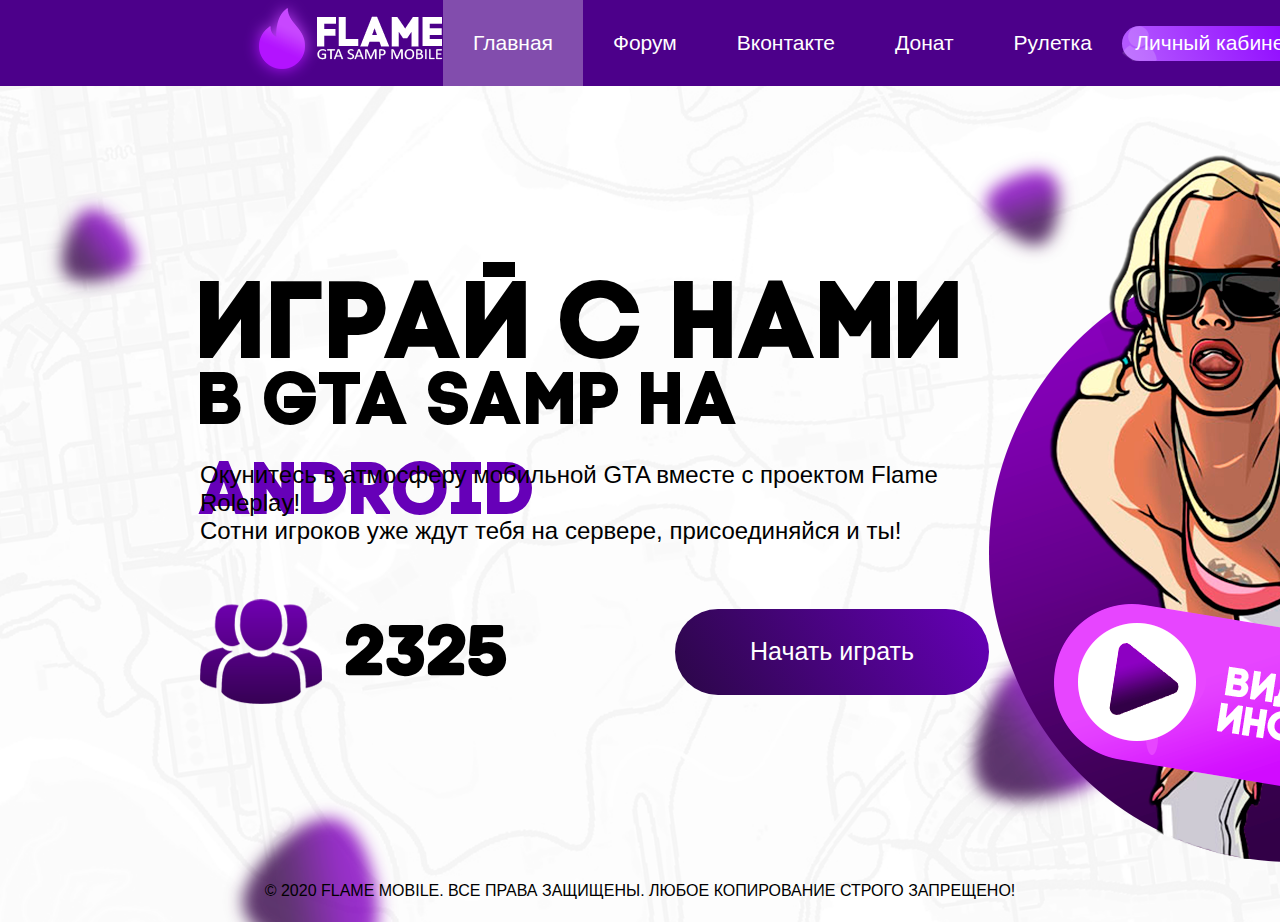
<file: index.html>
<!DOCTYPE html>
<html lang="ru">
<head>
    <meta charset="UTF-8">
    <meta name="viewport" content="width=device-width, initial-scale=1.0">
    <title>Flame GTA SAMP MOBILE</title>
    <link rel="stylesheet" href="styles/index.css">
</head>
<body>
    <header>
        <div class="logo">
            <img src="images/logo.png" alt="">
        </div>
        <div class="main-nav">
            <nav>
                <a href="#" class="active">Главная</a>
                <a href="#">Форум</a>
                <a href="#">Вконтакте</a>
                <a href="donate.html">Донат</a>
                <a href="roulette.html">Рулетка</a>
            </nav>
        </div>
        <div class="profile">
            <button class="btn account"><img src="images/user.png" alt="">Личный кабинет</button>
        </div>
    </header>
    <div class="container">
        <div class="left">
            <div class="title">
                <h1>Играй с нами</h1>
                <h2>В GTA SAMP на <span>Android</span></h2>
                <p>
                    Окунитесь в атмосферу мобильной GTA вместе с проектом Flame Roleplay!<br>
                    Сотни игроков уже ждут тебя на сервере, присоединяйся и ты!
                </p>
            </div>
            <div class="play">
                <div class="players">
                    <img src="images/users.png" alt="">
                    <h3>2325</h3>
                </div>
                <button href="#" class="btn start">Начать играть</button>
            </div>
        </div>
        <div class="right">
            <a href="#">
                <img src="images/right.png" alt="">
            </a>
        </div>
    </div>
    <footer>
        <p>© 2020 FLAME MOBILE. ВСЕ ПРАВА ЗАЩИЩЕНЫ. ЛЮБОЕ КОПИРОВАНИЕ СТРОГО ЗАПРЕЩЕНО!</p>
    </footer>
</body>
</html>
</file>
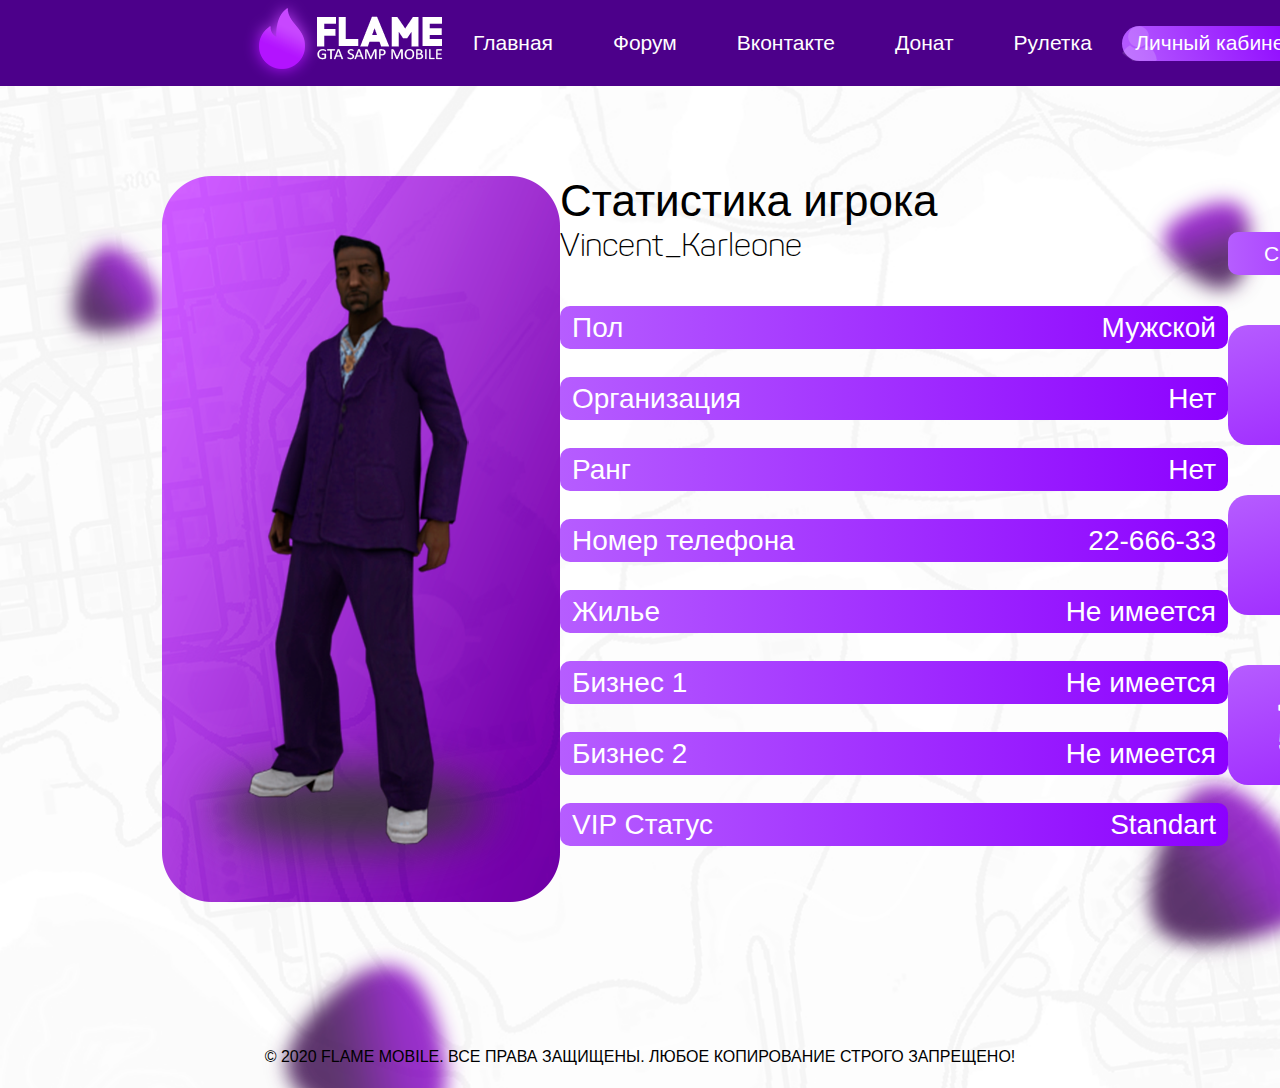
<file: account.html>
<!DOCTYPE html>
<html lang="ru">
<head>
    <meta charset="UTF-8">
    <meta name="viewport" content="width=device-width, initial-scale=1.0">
    <title>Flame GTA SAMP MOBILE</title>
    <link rel="stylesheet" href="styles/account.css">
</head>
<body>
    <header>
        <div class="logo">
            <img src="images/logo.png" alt="">
        </div>
        <div class="main-nav">
            <nav>
                <a href="index.html">Главная</a>
                <a href="#">Форум</a>
                <a href="#">Вконтакте</a>
                <a href="donate.html">Донат</a>
                <a href="roulette.html">Рулетка</a>
            </nav>
        </div>
        <div class="profile">
            <button class="btn account"><img src="images/user.png" alt="">Личный кабинет</button>
        </div>
    </header>
    <div class="container">
        <div class="block character">
           <img src="images/character-bg.png" alt="">
           <img src="images/character.png" alt="">
        </div>
        <div class="block">
            <div class="title">
                <h1>Статистика игрока</h1>
                <p id="nickname">Vincent_Karleone</p>
            </div>
            <div class="stats">
                <div class="bar">
                    <p>Пол</p>
                    <p id="gender">Мужской</p>
                </div>
                <div class="bar">
                    <p>Организация</p>
                    <p id="company">Нет</p>
                </div>
                <div class="bar">
                    <p>Ранг</p>
                    <p id="rank">Нет</p>
                </div>
                <div class="bar">
                    <p>Номер телефона</p>
                    <p id="phone">22-666-33</p>
                </div>
                <div class="bar">
                    <p>Жилье</p>
                    <p id="house">Не имеется</p>
                </div>
                <div class="bar">
                    <p>Бизнес 1</p>
                    <p id="businessOne">Не имеется</p>
                </div>
                <div class="bar">
                    <p>Бизнес 2</p>
                    <p id="businessTwo">Не имеется</p>
                </div>
                <div class="bar">
                    <p>VIP Статус</p>
                    <p id="vip">Standart</p>
                </div>
            </div>
        </div>
        <div class="block">
            <div class="row">
                <button class="btn">Сменить пароль</button>
                <button class="btn">Рулетка</button>
            </div>
            <div class="item">
                <h6>Наличные</h6>
                <p id="cash">$ 523 000</p>
            </div>
            <div class="item">
                <h6>В банке</h6>
                <p id="bank">$ 257 450</p>
            </div>
            <div class="item pair">
                <div class="cell">
                    <h6>Донат валюта</h6>
                    <p id="donate">50 РУБ</p>
                </div>
                <form action="donate.html">
                    <button class="btn"><p class="gradient-text">ПОПОЛНИТЬ</p></button>
                </form>
            </div>
        </div>
    </div>
    <footer>
        <p>© 2020 FLAME MOBILE. ВСЕ ПРАВА ЗАЩИЩЕНЫ. ЛЮБОЕ КОПИРОВАНИЕ СТРОГО ЗАПРЕЩЕНО!</p>
    </footer>
</body>
</html>
</file>
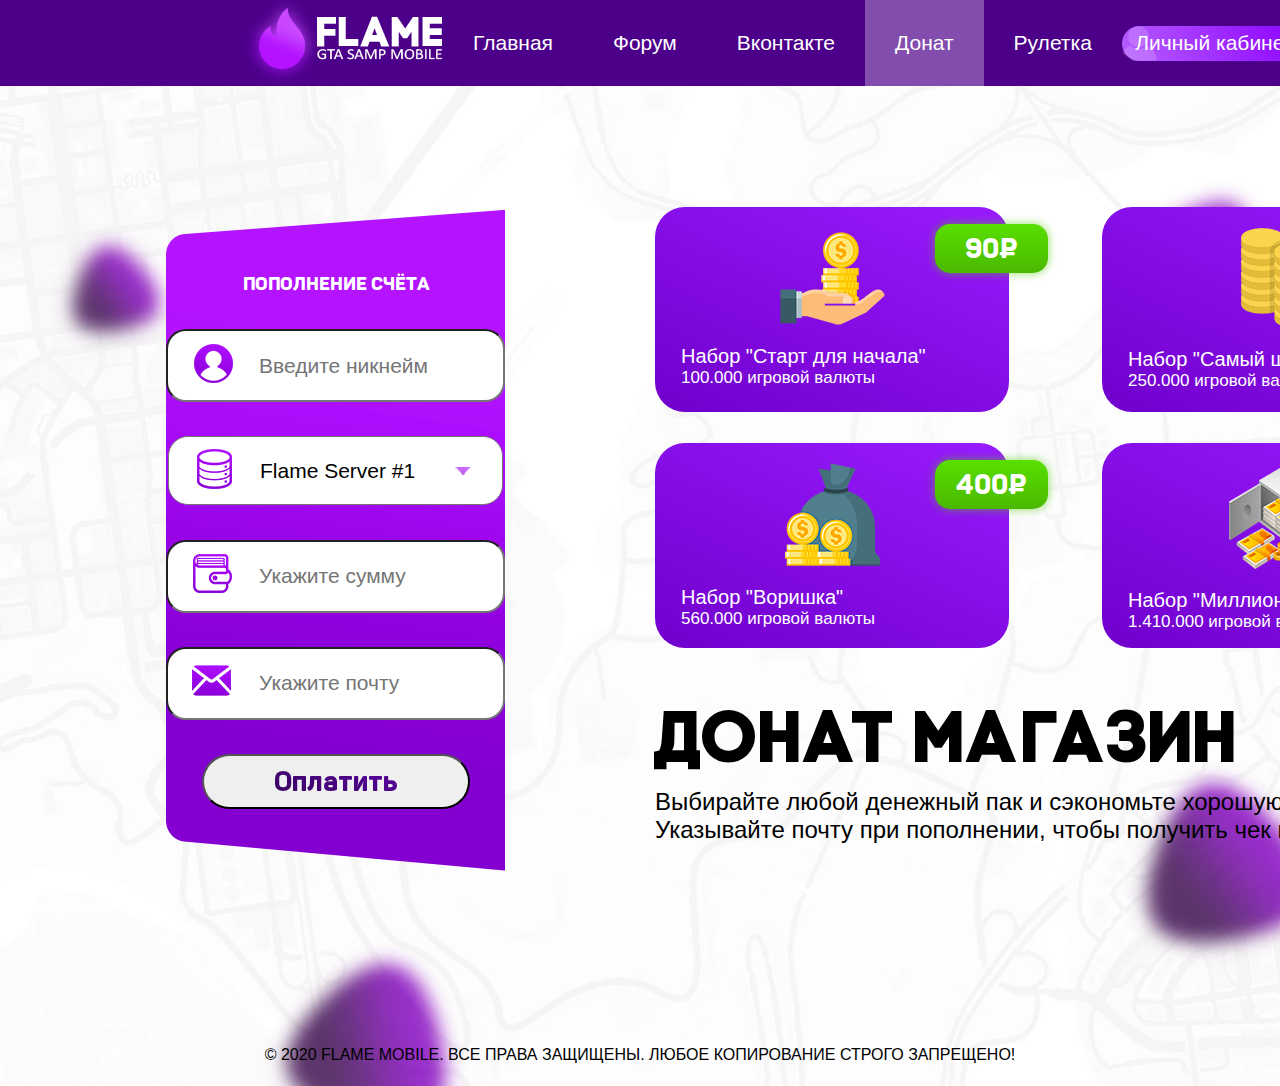
<file: donate.html>
<!DOCTYPE html>
<html lang="ru">
<head>
    <meta charset="UTF-8">
    <meta name="viewport" content="width=device-width, initial-scale=1.0">
    <title>Flame GTA SAMP MOBILE</title>
    <link rel="stylesheet" href="styles/donate.css">
</head>
<body>
    <header>
        <div class="logo">
            <img src="images/logo.png" alt="">
        </div>
        <div class="main-nav">
            <nav>
                <a href="index.html">Главная</a>
                <a href="#">Форум</a>
                <a href="#">Вконтакте</a>
                <a href="#" class="active">Донат</a>
                <a href="roulette.html">Рулетка</a>
            </nav>
        </div>
        <div class="profile">
            <button class="btn account"><img src="images/user.png" alt="">Личный кабинет</button>
        </div>
    </header>
    <div class="container">
        <div class="form">
            <form action="">
                <h3>Пополнение счёта</h3>

                <div class="nickname">
                    <img src="images/duser.png" alt="">
                    <input type="text" placeholder="Введите никнейм">
                </div>

                <div class="select">
                    <img src="images/server.png" alt="">
                    <select name="server" id="server">
                        <option value="server1" selected>Flame Server #1</option>
                        <option value="server2">Flame Server #2</option>
                        <option value="server3">Flame Server #3</option>
                    </select>
                </div>

                <div class="amount">
                    <img src="images/amount.png" alt="">
                    <input type="number" name="amount" id="amount" placeholder="Укажите сумму">
                </div>  
                
                <div class="email">
                    <img src="images/email.png" alt="">
                    <input type="email" name="email" id="email" placeholder="Укажите почту">
                </div>
                
                <button type="submit"><p class="gradient-text">Оплатить</p></button>
            </form>
        </div>
        <div class="block">
            <div class="bundles">
                <div class="row">
                    <div class="bundle">
                        <div class="price">90₽</div>
                        <img src="images/hand.png" alt="">
                        <p class="title">Набор "Старт для начала"</p>
                        <p>100.000 игровой валюты</p>
                    </div>
                    <div class="bundle">
                        <div class="price">200₽</div>
                        <img src="images/pile.png" alt="">
                        <p class="title">Набор "Самый шустрый"</p>
                        <p>250.000 игровой валюты</p>
                    </div>
                </div>
                <div class="row">
                    <div class="bundle">
                        <div class="price">400₽</div>
                        <img src="images/bag.png" alt="">
                        <p class="title">Набор "Воришка"</p>
                        <p>560.000 игровой валюты</p>
                    </div>
                    <div class="bundle">
                        <div class="price">800₽</div>
                        <img src="images/locker.png" alt="">
                        <p class="title">Набор "Миллионер"</p>
                        <p>1.410.000 игровой валюты</p>
                    </div>
                </div>
            </div>
            <h1>ДОНАТ МАГАЗИН</h1>
            <p class="description">
                Выбирайте любой денежный пак и сэкономьте хорошую сумму.<br>
                Указывайте почту при пополнении, чтобы получить чек после покупки.
            </p>
        </div>
    </div>
    <footer>
        <p>© 2020 FLAME MOBILE. ВСЕ ПРАВА ЗАЩИЩЕНЫ. ЛЮБОЕ КОПИРОВАНИЕ СТРОГО ЗАПРЕЩЕНО!</p>
    </footer>
</body>
</html>
</file>
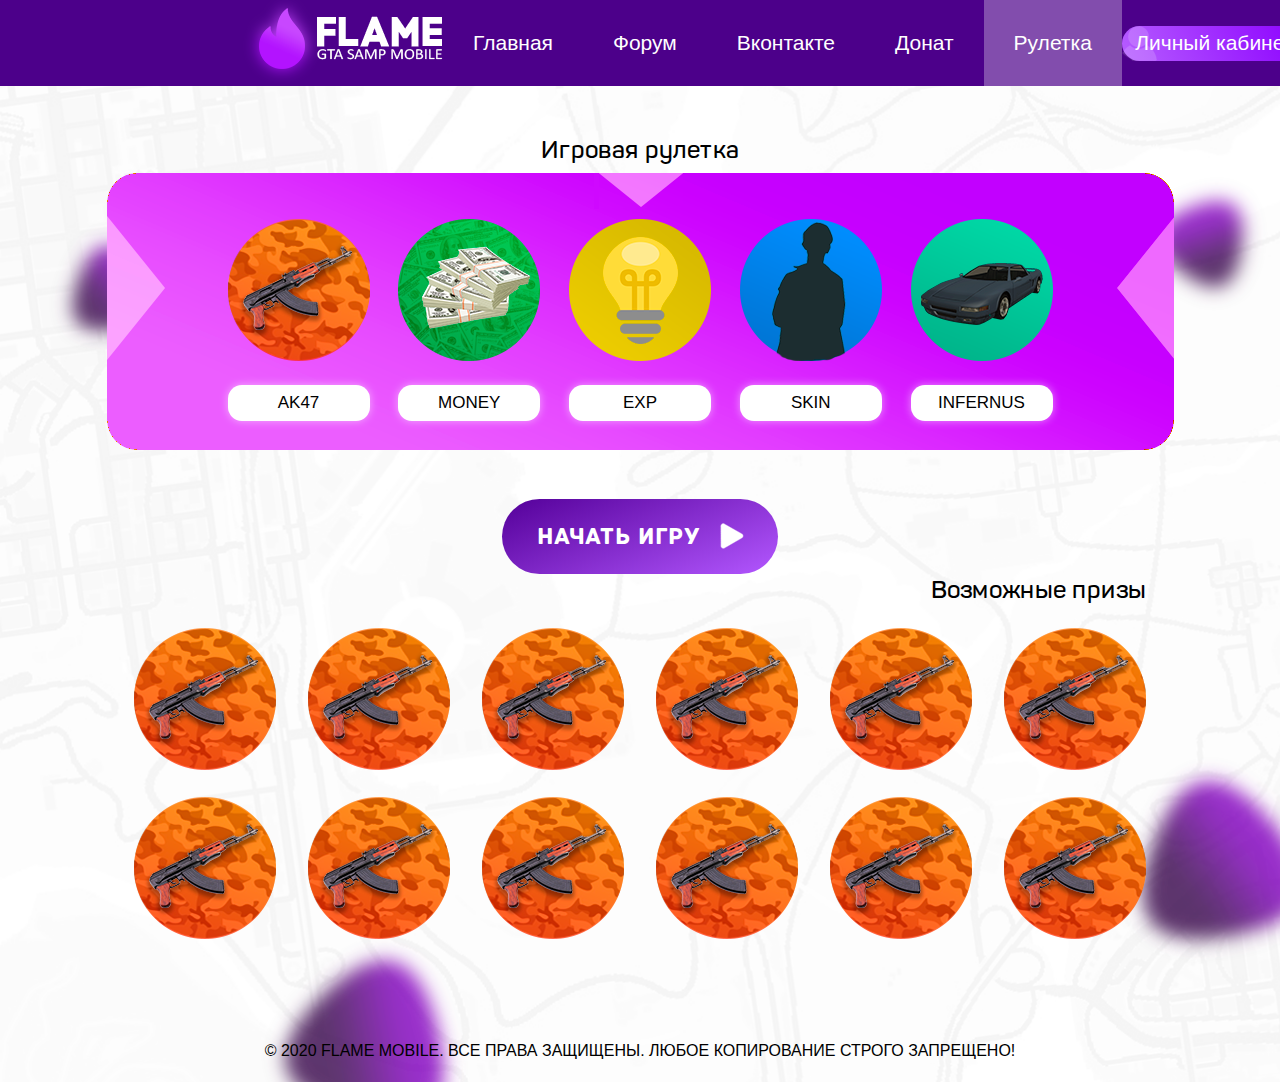
<file: roulette.html>
<!DOCTYPE html>
<html lang="ru">
<head>
    <meta charset="UTF-8">
    <meta name="viewport" content="width=device-width, initial-scale=1.0">
    <title>Flame GTA SAMP MOBILE</title>
    <link rel="stylesheet" href="styles/roulette.css">
</head>
<body>
    <header>
        <div class="logo">
            <img src="images/logo.png" alt="">
        </div>
        <div class="main-nav">
            <nav>
                <a href="index.html">Главная</a>
                <a href="#">Форум</a>
                <a href="#">Вконтакте</a>
                <a href="donate.html">Донат</a>
                <a href="#" class="active">Рулетка</a>
            </nav>
        </div>
        <div class="profile">
            <button class="btn account"><img src="images/user.png" alt="">Личный кабинет</button>
        </div>
    </header>
    <div class="container">
        <h1>Игровая рулетка</h1>
        <div class="roulette">
            <div class="wheel">
                <div class="item" id="ritem">
                    <img src="images/item.png" alt="" id="image">
                    <div class="description" id="title">AK47</div>
                </div>
                <div class="item" id="ritem">
                    <img src="images/money.png" alt="" id="image">
                    <div class="description" id="title">MONEY</div>
                </div>
                <div class="item" id="ritem">
                    <img src="images/exp.png" alt="" id="image">
                    <div class="description" id="title">EXP</div>
                </div>
                <div class="item" id="ritem">
                    <img src="images/skin.png" alt="" id="image">
                    <div class="description" id="title">SKIN</div>
                </div>
                <div class="item" id="ritem">
                    <img src="images/INFERNUS.png" alt="" id="image">
                    <div class="description" id="title">INFERNUS</div>
                </div>
            </div>
        </div>
        <div class="spin">
            <button class="btn">Начать игру<img src="images/rarrow.png" alt=""></button>
        </div>
        <div class="prizes">
            <h6>Возможные призы</h6>
            <div class="items">
                <div class="row">
                    <div class="item" id="item">
                        <img src="images/item.png" alt="">
                    </div>
                    <div class="item" id="item">
                        <img src="images/item.png" alt="">
                    </div>
                    <div class="item" id="item">
                        <img src="images/item.png" alt="">
                    </div>
                    <div class="item" id="item">
                        <img src="images/item.png" alt="">
                    </div>
                    <div class="item" id="item">
                        <img src="images/item.png" alt="">
                    </div>
                    <div class="item" id="item">
                        <img src="images/item.png" alt="">
                    </div>
                </div>
                <div class="row">
                    <div class="item" id="item">
                        <img src="images/item.png" alt="">
                    </div>
                    <div class="item" id="item">
                        <img src="images/item.png" alt="">
                    </div>
                    <div class="item" id="item">
                        <img src="images/item.png" alt="">
                    </div>
                    <div class="item" id="item">
                        <img src="images/item.png" alt="">
                    </div>
                    <div class="item" id="item">
                        <img src="images/item.png" alt="">
                    </div>
                    <div class="item" id="item">
                        <img src="images/item.png" alt="">
                    </div>
                </div>
            </div>
        </div>
    </div>
    <footer>
        <p>© 2020 FLAME MOBILE. ВСЕ ПРАВА ЗАЩИЩЕНЫ. ЛЮБОЕ КОПИРОВАНИЕ СТРОГО ЗАПРЕЩЕНО!</p>
    </footer>
</body>
</html>
</file>
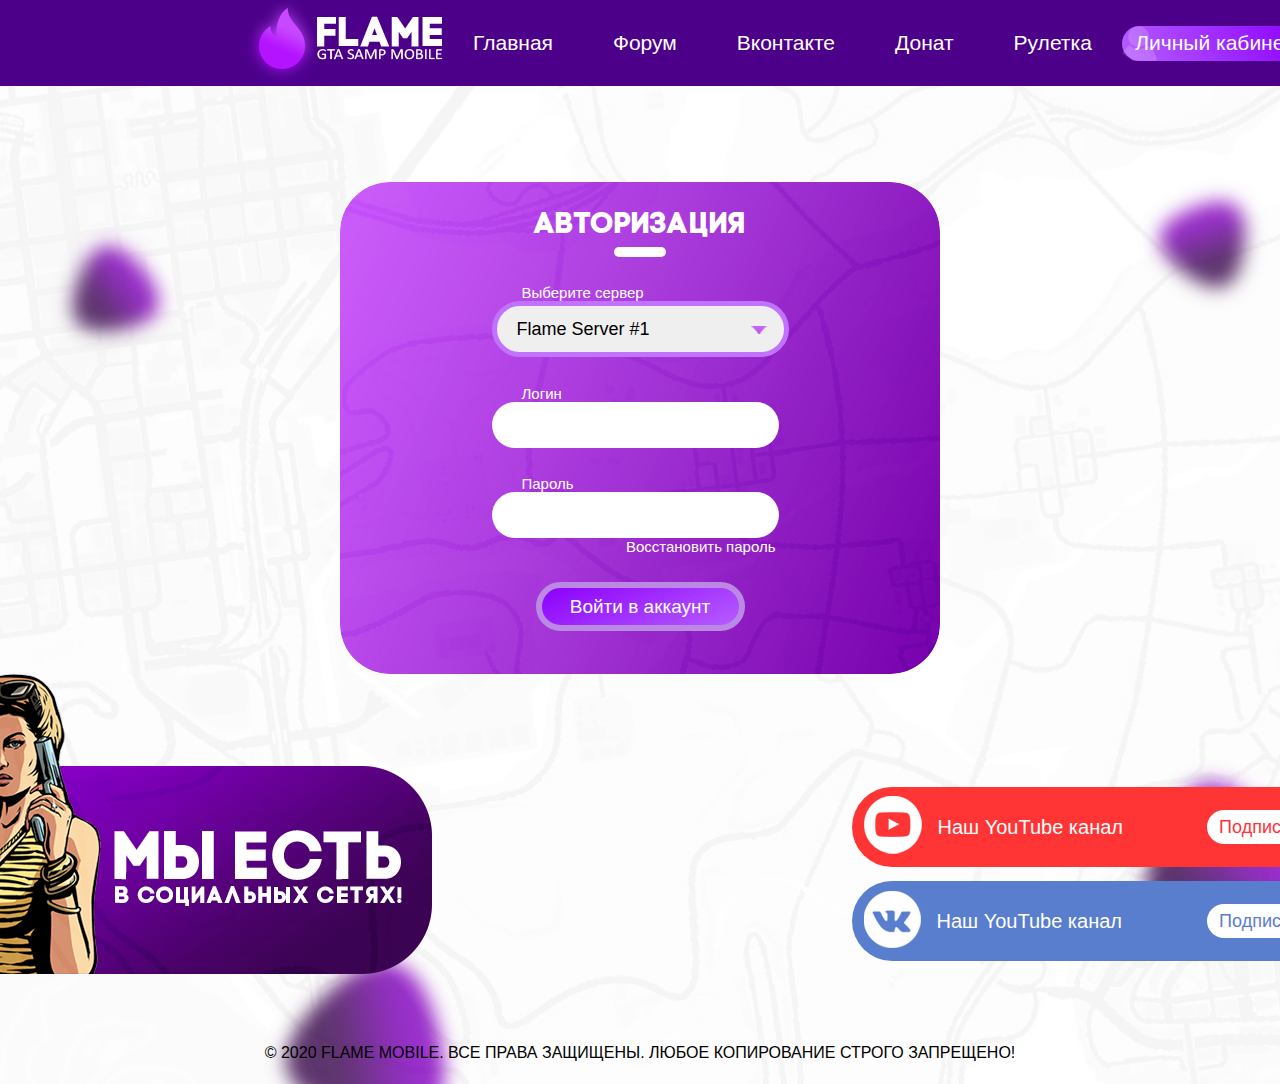
<file: signin.html>
<!DOCTYPE html>
<html lang="ru">
<head>
    <meta charset="UTF-8">
    <meta name="viewport" content="width=device-width, initial-scale=1.0">
    <title>Flame GTA SAMP MOBILE</title>
    <link rel="stylesheet" href="styles/signin.css">
</head>
<body>
    <header>
        <div class="logo">
            <img src="images/logo.png" alt="">
        </div>
        <div class="main-nav">
            <nav>
                <a href="index.html">Главная</a>
                <a href="#">Форум</a>
                <a href="#">Вконтакте</a>
                <a href="donate.html">Донат</a>
                <a href="roulette.html">Рулетка</a>
            </nav>
        </div>
        <div class="profile">
            <button class="btn account"><img src="images/user.png" alt="">Личный кабинет</button>
        </div>
    </header>
    <div class="container">
        <div class="form">
            <form action="">
                <div class='form-title'>
                    <h3>Авторизация</h3>
                    <div class="line"></div>
                </div>
                <div class="server">
                    <label for="server">Выберите сервер</label>
                    <div class="select">
                        <select name="server" id="server">
                            <option value="server1" selected>Flame Server #1</option>
                            <option value="server2">Flame Server #2</option>
                            <option value="server3">Flame Server #3</option>
                        </select>
                    </div>
                </div>
                
                <div class="login">
                    <label for="login">Логин</label>
                    <input type="text" name="login" id="login">
                </div>
                
                <div class="password">
                    <label for="password">Пароль</label>
                    <input type="password" name="password" id="password">
                    <a href="#">Восстановить пароль</a>
                </div>
                
                <button type="submit" class="btn">Войти в аккаунт</button>
            </form>
        </div>
        <div class="row">
            <div class="promo">
                <img src="images/social.png" alt="">
            </div>
            <div class="social">
                <div class="youtube">
                    <div class="content">
                        <div class="icon">
                            <img src="images/youtube.png" alt="">
                        </div>
                        <p>Наш YouTube канал</p>
                    </div>
                    <button class="btn">Подписаться</button>
                </div>
                <div class="vk">
                    <div class="content">
                        <div class="icon">
                            <img src="images/vk.png" alt="">
                        </div>
                        <p>Наш YouTube канал</p>
                    </div>

                    <button class="btn">Подписаться</button>
                </div>
            </div>
        </div>
    </div>
    <footer>
        <p>© 2020 FLAME MOBILE. ВСЕ ПРАВА ЗАЩИЩЕНЫ. ЛЮБОЕ КОПИРОВАНИЕ СТРОГО ЗАПРЕЩЕНО!</p>
    </footer>
</body>
</html>
</file>
<file: styles/index.css>
@import "main.css";

.container {
    height: calc(100vh - 86px - 18px);
    display: flex;
    flex-flow: row nowrap;
    justify-content: space-between;
    align-items: center;
}

.play {
    margin-top: 54px;
}

.play, .players {
    display: flex;
    flex-flow: row nowrap;
    justify-content: flex-start;
    align-items: center;
}

.players h3 {
    margin-left: 22px;
    font-size: 72px;
    font-family: "Archive", sans-serif;
}

.start {
    font-size: 25px;
    font-family: "Arial", sans-serif;

    width: 314px;
    height: 86px;
    border-radius: 43px;
    margin-left: 166px;

    background: rgb(102,0,184);
    background: linear-gradient(-121deg, rgba(102,0,184,1) 0%, rgba(43,7,71,1) 100%);
}

.left {
    margin-left: 200px;
}

.title {
    display: flex;
    flex-flow: column nowrap;

}

.title p {
    margin-top: 20px;
    font-family: "Arial", sans-serif;
    font-size: 24px;
}

.right {
    display: flex;
    flex-flow: row nowrap;
    align-items: center;
}
</file>
<file: styles/account.css>
@import "main.css";

.container {
    margin-top: 90px;
    padding: 0 114px 0 162px;
    display: flex;
    flex-flow: row nowrap;
    align-items: flex-start;
    justify-content: space-between;
}

h1 {
    font-family: "Calibri", sans-serif;
    font-size: 44px;
    font-weight: 400;
    text-transform: none;
    height: auto;
}

.title p {
    font-family: "Panton", sans-serif;
    font-weight: 300;
    font-size: 32px;
}

.character {
    position: relative;
}

.character img:nth-child(2) {
    position: absolute;
    bottom: 0;
    left: 0;
}

.bar {
    padding: 0 12px;
    color: #fff;
    width: calc(668px - 24px);
    height: 43px;
    background: rgb(140,0,255);
    background: linear-gradient(270deg, rgba(140,0,255,1) 0%, rgba(182,93,255,1) 100%);
    display: flex;
    flex-flow: row nowrap;
    justify-content: space-between;
    align-items: center;
    border-radius: 10px;
}

.stats {
    margin-top: 42px;
}

.bar {
    margin-top: 28px;
}

.bar:first-child {
    margin: 0;
}

.bar p {
    font-family: 'Calibri', sans-serif;
    font-size: 28px;
    font-weight: 300;
}

.row {
    margin-top: 56px;
    display: flex;
    flex-flow: row nowrap;
    justify-content: flex-start;
    align-items: center;    
}

.item {
    margin-top: 50px;
    width: 491px;
    height: 120px;
    background: rgb(140,0,255);
    background: linear-gradient(342deg, rgba(140,0,255,1) 0%, rgba(182,93,255,1) 100%);
    border-radius: 20px;
    display: flex;
    flex-flow: column nowrap;
    justify-content: center;
    align-items: center;
    color: #fff;
}

.item:first-child {
    margin-top: 39px;
}

.item h6 {
    font-family: "Panton", sans-serif;
    font-size: 24px;
    font-weight: 600;
}

.item p {
    font-family: "Archive", sans-serif;
    font-size: 45px;
    font-weight: 400;
}

.row button{
    margin-left: 27px;
    width: 232px;
    height: 43px;
    border-radius: 10px;
    background: rgb(102,0,184);
    background: linear-gradient(203deg, rgba(102,0,184,1) 0%, rgba(43,7,71,1) 100%);
}

.row button:first-child {
    margin-left: 0;
    background: rgb(140,0,255);
    background: linear-gradient(270deg, rgba(140,0,255,1) 0%, rgba(182,93,255,1) 100%);
}

.pair {
    padding: 0 50px;
    width: calc(491px - 100px);
    display: flex;
    flex-flow: row nowrap;
    justify-content: space-between;
    align-items: center;
}

.pair button {
    width: 179px;
    height: 48px;
    border-radius: 24px;
    background: #fff;
}

p[class="gradient-text"] {
    font-family: "Archive", sans-serif;
    font-size: 24px;
}

.gradient-text {
    background: rgb(102,0,184);
    background: linear-gradient(207deg, rgba(102,0,184,1) 0%, rgba(43,7,71,1) 100%);
    -webkit-background-clip: text;
    -webkit-text-fill-color: transparent;
}

footer {
    margin-top: 142px;
}
</file>
<file: styles/donate.css>
@import "main.css";

.container {
    margin-top: 121px;
    display: flex;
    flex-flow: row nowrap;
    justify-content: flex-start;
    align-items: flex-start;
}

.form {
    margin-left: 166px;
    background: rgb(112,0,204);
    background: linear-gradient(25deg, rgba(112,0,204,1) 0%, rgba(153,26,255,1) 100%);
    background: url(../images/dform.png);
    background-repeat: no-repeat;
    width: 398px;
    height: 667px;
    display: flex;
    flex-flow: column nowrap;
    justify-content: space-between;
    align-items: center;
}

input {
    width: calc(335px - 91px - 28px);
}

form input, form select {
    padding-left: 91px;
    padding-right: 28px;
    height: 69px;
    border-radius: 20px;
    background: #fff;
    font-family: 'Calibri', sans-serif;
    font-size: 21px;
}

form button {
    width: 268px;
    height: 55px;
    border-radius: 28px;
}

p[class="gradient-text"] {
    font-family: "Panton", sans-serif;
    font-size: 28px;
    font-weight: 800;
}

.gradient-text {
    background: rgb(102,0,184);
    background: linear-gradient(207deg, rgba(102,0,184,1) 0%, rgba(43,7,71,1) 100%);
    -webkit-background-clip: text;
    -webkit-text-fill-color: transparent;
}

select {
    width: 335px;
    -webkit-appearance: none;
    -moz-appearance: none;
    appearance: none;
}

select:focus {
    outline: none;
}

.select:after {
    content: "";
    background-image: url(../images/arrow.png);
    background-repeat: no-repeat;
    position: absolute;
    right: 32px;
    top: 31px;
    z-index: 1;
    width: 16px;
    height: 8px;
}

.nickname, .select, .amount, .email {
    position: relative;
}

form img {
    position: absolute;
}

.nickname img {
    left: 28px;
    top: 15px;
}

.select img {
    left: 29px;
    top: 13px;
}

.amount img {
    left: 27px;
    top: 14px;
}

.email img{
    left: 26px;
    top: 18px;
}

form {
    padding: 65px 0;
    height: 100%;
    display: flex;
    flex-flow: column nowrap;
    justify-content: space-between;
    align-items: center;
}

form h3 {
    font-family: "Panton", sans-serif;
    font-weight: 800;
    color: #fff;
}

.block {
    margin-left: 150px;
}

.row {
    margin-top: 31px;
    display: flex;
    flex-flow: row nowrap;
    justify-content: flex-start;
    align-items: center;
}

.row:first-child {
    margin: 0;
}

.bundle {
    position: relative;
    margin-left: 93px;
    width: calc(380px - 26px);
    height: 205px;
    border-radius: 30px;
    background: rgb(112,0,204);
    background: linear-gradient(25deg, rgba(112,0,204,1) 0%, rgba(153,26,255,1) 100%);
    display: flex;
    flex-flow: column nowrap;
    justify-content: center;
    align-items: flex-start;
}

.bundle img {
    align-self: center;
}

.bundle p {
    margin-left: 26px;
    font-family: "Arial", sans-serif;
    color: #fff;
    font-size: 17px;
}

p[class="title"] {
    margin-top: 20px;
    font-size: 20px;
}

.bundle:first-child {
    margin: 0;
}

h1 {
    margin-top: 52px;
    height: auto;
    font-family: "Code Pro";
    font-weight: bold;
    font-size: 73px;
}

.description {
    font-family: "Arial", sans-serif;
    font-size: 24px;
}

.price {
    position: absolute;
    top: 17px;
    right: -39px;
    -webkit-box-shadow: 0px 0px 10px 0px rgba(82, 204, 0, 0.65);
    -moz-box-shadow:    0px 0px 10px 0px rgba(82, 204, 0, 0.65);
    box-shadow:         0px 0px 10px 0px rgba(82, 204, 0, 0.65);
    width: 113px;
    min-height: 49px;
    background: rgb(89,223,0);
    background: linear-gradient(180deg, rgba(89,223,0,1) 0%, rgba(74,185,0,1) 100%);
    border-radius: 15px;
    color: #fff;
    font-size: 27px;
    font-family: "Panton", sans-serif;
    font-weight: 800;
    display: flex;
    flex-flow: row nowrap;
    justify-content: center;
    align-items: center;
}

footer {
    margin-top: 172px;
}
</file>
<file: styles/roulette.css>
@import "main.css";

.container {
    width: 100%;
    display: flex;
    flex-flow: column nowrap;
    align-items: center;
    justify-content: flex-start;
}

.roulette {
    margin-top: 14px;
    width: 1067px;
    height: 277px;
    display: flex;
    flex-flow: row nowrap;
    justify-content: space-between;
    align-items: flex-start;
    background: rgb(140,0,255);
    background: linear-gradient(157deg, rgba(140,0,255,1) 0%, rgba(182,93,255,1) 100%);
    background: url(../images/roulette.png);
    border-radius: 30px;
}

.wheel {
    margin-top: 46px;
    width: 100%;
    padding: 0 121px;
    display: flex;
    flex-flow: row nowrap;
    justify-content: space-between;
    align-items: center;
}

.description {
    margin-top: 20px;
    width: 142px;
    height: 36px;
    background: #fff;
    color: #000;
    font-family: "Arial", sans-serif;
    font-size: 17px;
    border-radius: 14px;
    -webkit-box-shadow: 0px 0px 8px 0px rgba(255, 255, 255, 0.5);
    -moz-box-shadow:    0px 0px 8px 0px rgba(255, 255, 255, 0.5);
    box-shadow:         0px 0px 8px 0px rgba(255, 255, 255, 0.5);
    display: flex;
    flex-flow: row nowrap;
    justify-content: center;
    align-items: center;
}

.container h1 {
    font-family: "Panton", sans-serif;
    font-size: 25px;
    text-transform: none;
    font-weight: 600;
    margin-top: 48px;
    height: 25px;
}

.spin button{
    background: rgb(84,0,153);
    background: linear-gradient(157deg, rgba(84,0,153,1) 0%, rgba(179,87,255,1) 100%);
    margin-top: 49px;
    width: 276px;
    height: 75px;
    border-radius: 38px;
    font-family: "Archive", sans-serif;
    font-size: 24px;
    display: flex;
    flex-flow: row nowrap;
    justify-content: center;
    align-items: center;
}

.spin img {
    margin-top: -2px;
    margin-left: 20px;
}

.prizes {
    display: flex;
    flex-flow: column nowrap;
    justify-content: flex-start;
    align-items: center;
}

.prizes h6 {
    align-self: flex-end;
    font-size: 25px;
    font-family: "Panton", sans-serif;
    font-weight: 600;
}

.items {
    display: flex;
    flex-flow: column nowrap;
    justify-content: flex-start;
    align-items: center;
}

.row {
    margin-top: 23px;
    display: flex;
    flex-flow: row nowrap;
    justify-content: flex-start;
    align-items: center;
}

.items .item {
    margin-left: 32px;
}

.items .item:first-child {
    margin: 0;
}

footer {
    margin-top: 99px;
}
</file>
<file: styles/signin.css>
@import "main.css";

.container {
    display: flex;
    flex-flow: column nowrap;
    justify-content: center;
    align-items: center;
}

.form {
    margin-top: 96px;
    width: 600px;
    height: 492px;
    background: rgb(84,0,153);
    background: linear-gradient(157deg, rgba(84,0,153,1) 0%, rgba(179,87,255,1) 100%);
    background: url(../images/form.png);
    border-radius: 50px;

    display: flex;
    flex-flow: column nowrap;
    justify-content: space-between;
    align-items: center;
}

label {
    margin-left: 30px;
    font-size: 15px;
    color: #fff;
    font-family: "Calibri", sans-serif;
}

.select {
    position: relative;
    display: inline-block;
}

.select:after {
    content: "";
    background-image: url(../images/arrow.png);
    background-repeat: no-repeat;
    position: absolute;
    right: 22px;
    top: 25px;
    z-index: 1;
    width: 16px;
    height: 8px;
}

select {
    font-family: "Calibri", sans-serif;
    font-size: 18px;
    padding: 0 20px;
    width: 297px;
    height: 56px;
    border-radius: 30px;
    border: 5px solid #c173ff;
    -webkit-appearance: none;
    -moz-appearance: none;
    appearance: none;
}

select:focus {
    outline: none;
}

input {
    font-family: "Calibri", sans-serif;
    font-size: 18px;
    padding: 0 20px;
    width: calc(287px - 40px);
    height: 46px;
    border-radius: 30px;
    border: none;
}

.password a {
    margin-right: 3px;
    font-size: 15px;
    align-self: flex-end;
}

.server, .login, .password {
    display: flex;
    flex-flow: column nowrap;
    justify-content: center;
    align-self: flex-start;
}

form {
    height: 100%;
    padding: 25px 0 43px 0;
    display: flex;
    flex-flow: column nowrap;
    justify-content: space-between;
    align-items: center;
}

.form h3{
    font-size: 30px;
    color: #fff;
}

.form-title {
    display: flex;
    flex-flow: column nowrap;
    justify-content: flex-start;
    align-items: center;
}

.form button {
    font-family: "Calibri", sans-serif;
    font-size: 19px;
    width: 209px;
    height: 49px;
    background: rgb(140,0,255);
    background: linear-gradient(157deg, rgba(140,0,255,1) 0%, rgba(182,93,255,1) 100%);
    border: 6px solid #bb88e4;
    border-radius: 30px;
}

.row {
    width: 1423px;
    display: flex;
    flex-flow: row nowrap;
    justify-content: space-between;
    align-items: flex-end;
}

.line {
    margin-top: 3px;
    width: 52px;
    height: 10px;
    border-radius: 5px;
    background: #fff;
}

.social {
    margin-bottom: 17px; 
    display: flex;
    flex-flow: column nowrap;
    justify-content: center;
    align-self: flex-end;
}

.youtube, .vk {
    padding: 0 12px;
    width: calc(500px - 24px);
    height: 80px;
    border-radius: 40px;

    font-family: "Panton", sans-serif;
    font-weight: 500;

    display: flex;
    flex-flow: row nowrap;
    justify-content: space-between;
    align-items: center;
}

.social button {
    font-size: 18px;
    background: #fff;
    height: 34px;
    width: 133px;
}

.youtube {
    background: #ff3434;
}

.youtube button {
    color: #ff3434;
}

.vk {
    margin-top: 14px;
    background: #5a7ece;
}

.vk button {
    color: #5a7ece;
}

.content {
    display: flex;
    flex-flow: row nowrap;
    justify-content: flex-start;
    align-items: center;
}

.content p {
    font-size: 20px;
    color: #fff;
    margin-left: 16px;
}

footer {
    margin-top: 66px;
}
</file>
